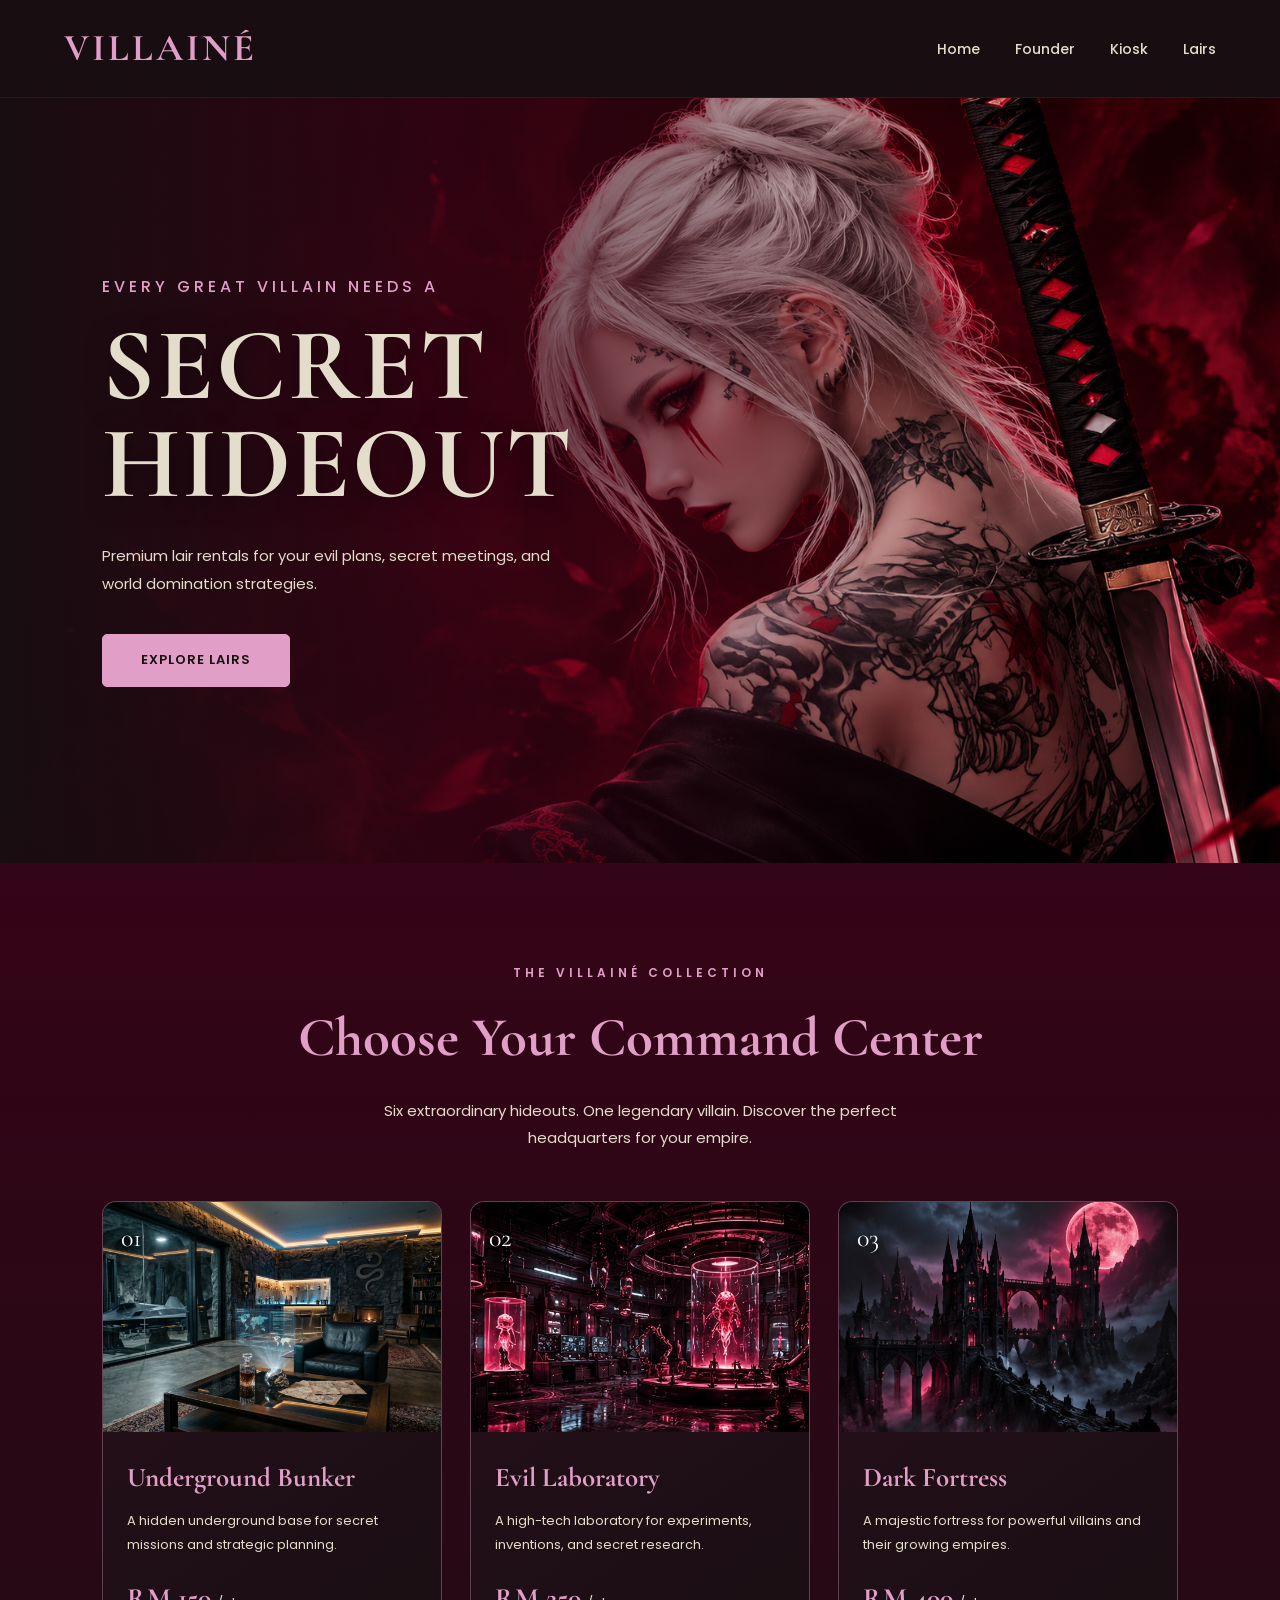
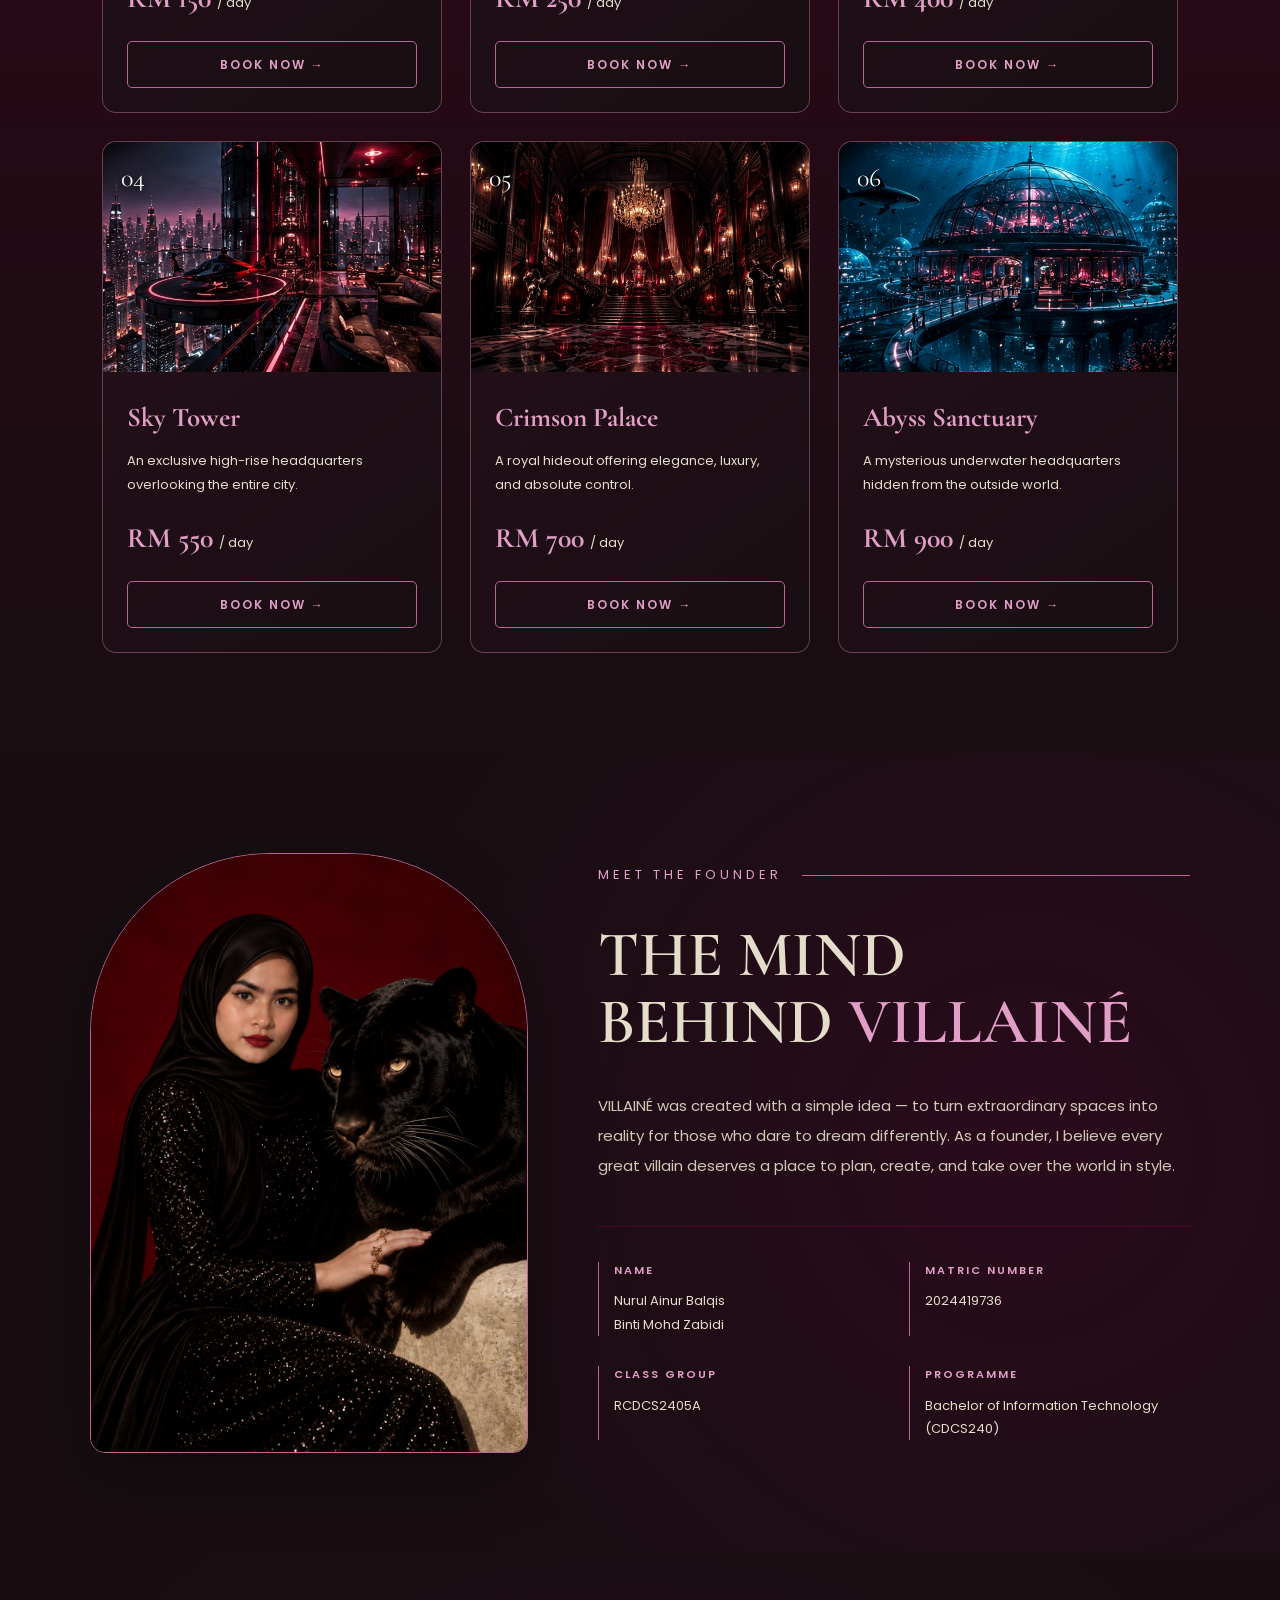
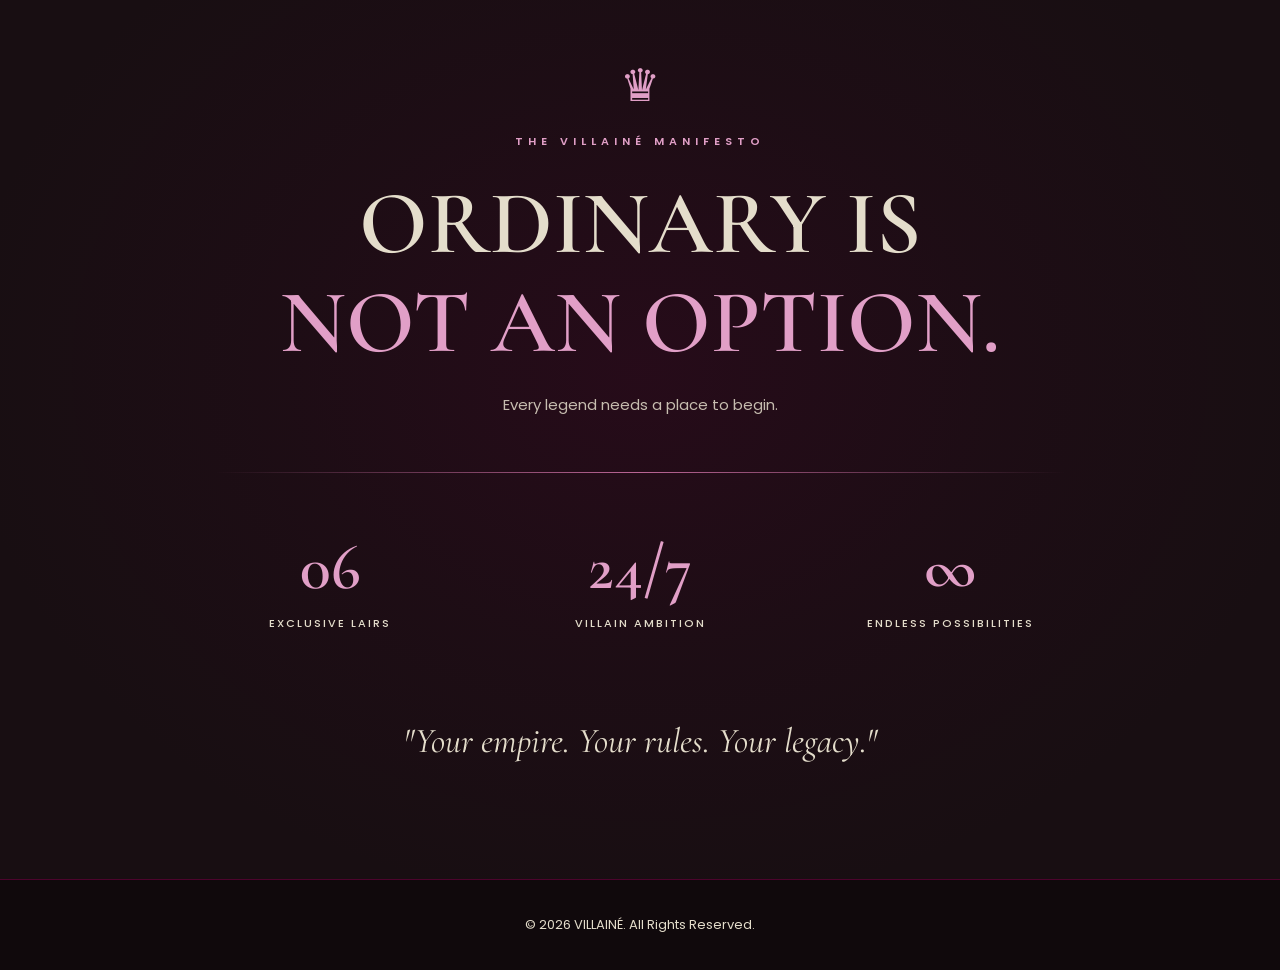
<file: index.html>
<!DOCTYPE html>
<html lang="en">

<head>
    <meta charset="UTF-8">
    <meta name="viewport" content="width=device-width, initial-scale=1.0">

    <meta name="description"
          content="VILLAINÉ offers exclusive supervillain lair rentals, from underground bunkers to luxurious secret headquarters.">

    <title>VILLAINÉ | Supervillain Lair Rentals</title>

    <!-- External CSS -->
    <link rel="stylesheet" href="css/style.css">
</head>

<body>

    <!-- HEADER AND NAVIGATION -->
    <header class="site-header">
        <nav class="navbar" aria-label="Main navigation">

            <a href="index.html" class="site-logo">VILLAINÉ</a>

            <ul class="nav-links">
                <li><a href="index.html">Home</a></li>
                <li><a href="#founder">Founder</a></li>
                <li><a href="kiosk.html">Kiosk</a></li>
                <li><a href="#lairs">Lairs</a></li>
            </ul>

        </nav>
    </header>

    <main>

        <!-- HERO SECTION -->
        <section id="home" class="hero-section">

            <div class="hero-content">

                <h2>Every Great Villain Needs a</h2>

                <h1>SECRET HIDEOUT</h1>

                <p>
                    Premium lair rentals for your evil plans,
                    secret meetings, and world domination strategies.
                </p>

                <a href="#lairs" class="hero-button">
                    EXPLORE LAIRS
                </a>

            </div>

        </section>

        <!-- FEATURED LAIRS -->
        <section id="lairs">

            <p class="section-label">
                THE VILLAINÉ COLLECTION
            </p>

            <h2>Choose Your Command Center</h2>

            <p class="section-description">
                Six extraordinary hideouts. One legendary villain.
                Discover the perfect headquarters for your empire.
            </p>

            <div class="lair-grid">

                <!-- LAIR 1 -->
                <article class="lair-card">

                    <div class="lair-image">
                        <img src="images/underground-bunker.png"
                             alt="Underground Bunker">
                        <span class="lair-number">01</span>
                    </div>

                    <div class="lair-info">

                        <h3>Underground Bunker</h3>

                        <p>
                            A hidden underground base for secret
                            missions and strategic planning.
                        </p>

                        <div class="lair-price">
                            <strong>RM 150</strong>
                            <span>/ day</span>
                        </div>

                        <a href="kiosk.html?lair=bunker"
                           class="lair-button">
                            BOOK NOW &rarr;
                        </a>

                    </div>
                </article>

                <!-- LAIR 2 -->
                <article class="lair-card">

                    <div class="lair-image">
                        <img src="images/evil-laboratory.png"
                             alt="Evil Laboratory">
                        <span class="lair-number">02</span>
                    </div>

                    <div class="lair-info">

                        <h3>Evil Laboratory</h3>

                        <p>
                            A high-tech laboratory for experiments,
                            inventions, and secret research.
                        </p>

                        <div class="lair-price">
                            <strong>RM 250</strong>
                            <span>/ day</span>
                        </div>

                        <a href="kiosk.html?lair=laboratory"
                           class="lair-button">
                            BOOK NOW &rarr;
                        </a>

                    </div>
                </article>

                <!-- LAIR 3 -->
                <article class="lair-card">

                    <div class="lair-image">
                        <img src="images/dark-fortress.png"
                             alt="Dark Fortress">
                        <span class="lair-number">03</span>
                    </div>

                    <div class="lair-info">

                        <h3>Dark Fortress</h3>

                        <p>
                            A majestic fortress for powerful villains
                            and their growing empires.
                        </p>

                        <div class="lair-price">
                            <strong>RM 400</strong>
                            <span>/ day</span>
                        </div>

                        <a href="kiosk.html?lair=fortress"
                           class="lair-button">
                            BOOK NOW &rarr;
                        </a>

                    </div>
                </article>

                <!-- LAIR 4 -->
                <article class="lair-card">

                    <div class="lair-image">
                        <img src="images/sky-tower.png"
                             alt="Sky Tower">
                        <span class="lair-number">04</span>
                    </div>

                    <div class="lair-info">

                        <h3>Sky Tower</h3>

                        <p>
                            An exclusive high-rise headquarters
                            overlooking the entire city.
                        </p>

                        <div class="lair-price">
                            <strong>RM 550</strong>
                            <span>/ day</span>
                        </div>

                        <a href="kiosk.html?lair=tower"
                           class="lair-button">
                            BOOK NOW &rarr;
                        </a>

                    </div>
                </article>

                <!-- LAIR 5 -->
                <article class="lair-card">

                    <div class="lair-image">
                        <img src="images/crimson-palace.png"
                             alt="Crimson Palace">
                        <span class="lair-number">05</span>
                    </div>

                    <div class="lair-info">

                        <h3>Crimson Palace</h3>

                        <p>
                            A royal hideout offering elegance,
                            luxury, and absolute control.
                        </p>

                        <div class="lair-price">
                            <strong>RM 700</strong>
                            <span>/ day</span>
                        </div>

                        <a href="kiosk.html?lair=palace"
                           class="lair-button">
                            BOOK NOW &rarr;
                        </a>

                    </div>
                </article>

                <!-- LAIR 6 -->
                <article class="lair-card">

                    <div class="lair-image">
                        <img src="images/abyss-sanctuary.png"
                             alt="Abyss Sanctuary">
                        <span class="lair-number">06</span>
                    </div>

                    <div class="lair-info">

                        <h3>Abyss Sanctuary</h3>

                        <p>
                            A mysterious underwater headquarters
                            hidden from the outside world.
                        </p>

                        <div class="lair-price">
                            <strong>RM 900</strong>
                            <span>/ day</span>
                        </div>

                        <a href="kiosk.html?lair=abyss"
                           class="lair-button">
                            BOOK NOW &rarr;
                        </a>

                    </div>
                </article>

            </div>
        </section>

        <!-- FOUNDER SECTION -->
        <section id="founder">

            <div class="founder-container">

                <div class="founder-photo">

                    <img src="images/founder.png"
                         alt="Portrait of the founder of VILLAINÉ">

                </div>

                <div class="founder-content">

                    <div class="founder-heading">

                        <span class="founder-label">
                            MEET THE FOUNDER
                        </span>

                        <span class="founder-line"></span>

                    </div>

                    <h2>
                        THE MIND<br>
                        BEHIND <span>VILLAINÉ</span>
                    </h2>

                    <p class="founder-description">
                        VILLAINÉ was created with a simple idea —
                        to turn extraordinary spaces into reality
                        for those who dare to dream differently.
                        As a founder, I believe every great villain
                        deserves a place to plan, create, and
                        take over the world in style.
                    </p>

                    <div class="founder-details">

                        <div class="founder-detail">
                            <h3>NAME</h3>
                            <p>
                                Nurul Ainur Balqis<br>
                                Binti Mohd Zabidi
                            </p>
                        </div>

                        <div class="founder-detail">
                            <h3>MATRIC NUMBER</h3>
                            <p>2024419736</p>
                        </div>

                        <div class="founder-detail">
                            <h3>CLASS GROUP</h3>
                            <p>RCDCS2405A</p>
                        </div>

                        <div class="founder-detail">
                            <h3>PROGRAMME</h3>
                            <p>
                                Bachelor of Information Technology
                                (CDCS240)
                            </p>
                        </div>

                    </div>

                </div>

            </div>
        </section>

        <!-- VILLAINÉ MANIFESTO -->
        <section id="manifesto">

            <div class="manifesto-container">

                <div class="manifesto-crown"
                     aria-hidden="true">
                    &#9819;
                </div>

                <p class="manifesto-label">
                    THE VILLAINÉ MANIFESTO
                </p>

                <h2 class="manifesto-title">
                    ORDINARY IS
                    <span>NOT AN OPTION.</span>
                </h2>

                <p class="manifesto-subtitle">
                    Every legend needs a place to begin.
                </p>

                <div class="manifesto-divider"></div>

                <div class="manifesto-stats">

                    <div class="manifesto-stat">
                        <h3>06</h3>
                        <p>EXCLUSIVE LAIRS</p>
                    </div>

                    <div class="manifesto-stat">
                        <h3>24/7</h3>
                        <p>VILLAIN AMBITION</p>
                    </div>

                    <div class="manifesto-stat">
                        <h3>&infin;</h3>
                        <p>ENDLESS POSSIBILITIES</p>
                    </div>

                </div>

                <p class="manifesto-quote">
                    "Your empire. Your rules. Your legacy."
                </p>

            </div>

        </section>

    </main>

    <!-- FOOTER -->
    <footer class="site-footer">
        <p>
            &copy; 2026 VILLAINÉ. All Rights Reserved.
        </p>
    </footer>

</body>
</html>
</file>
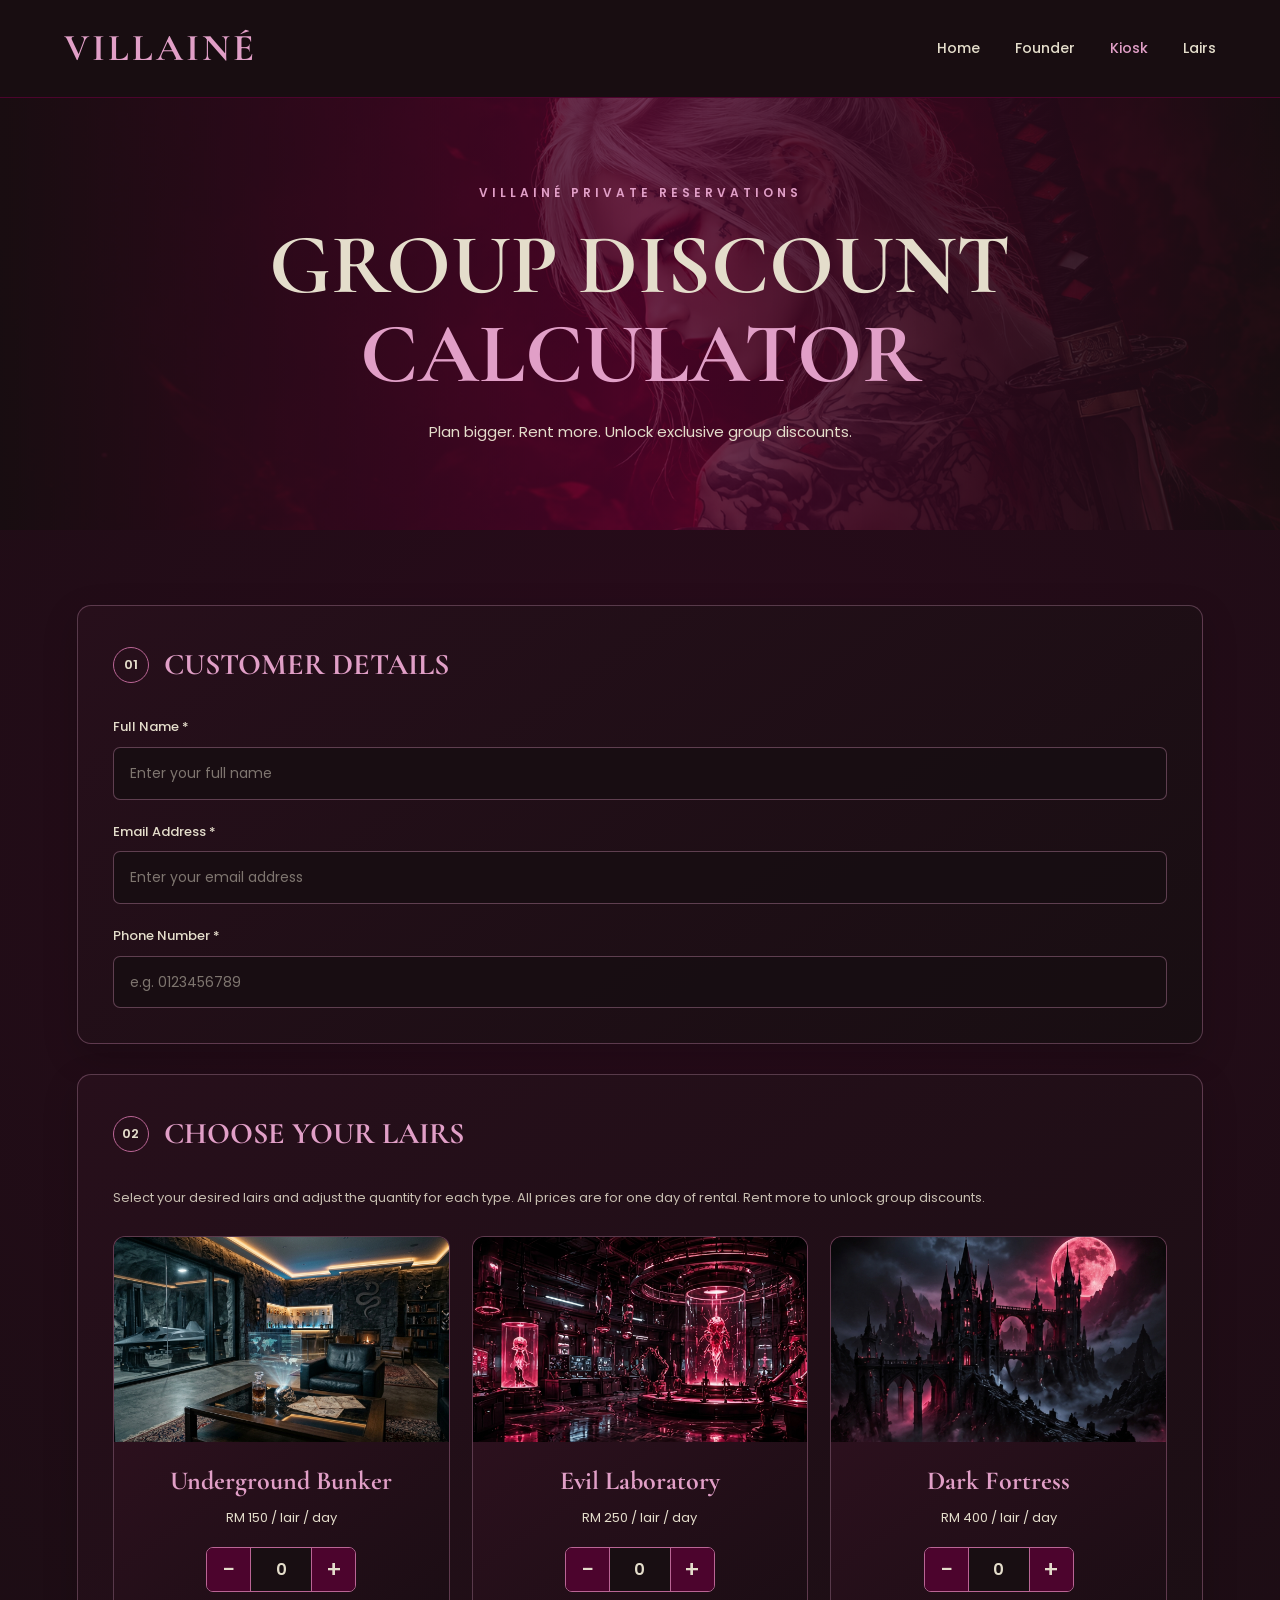
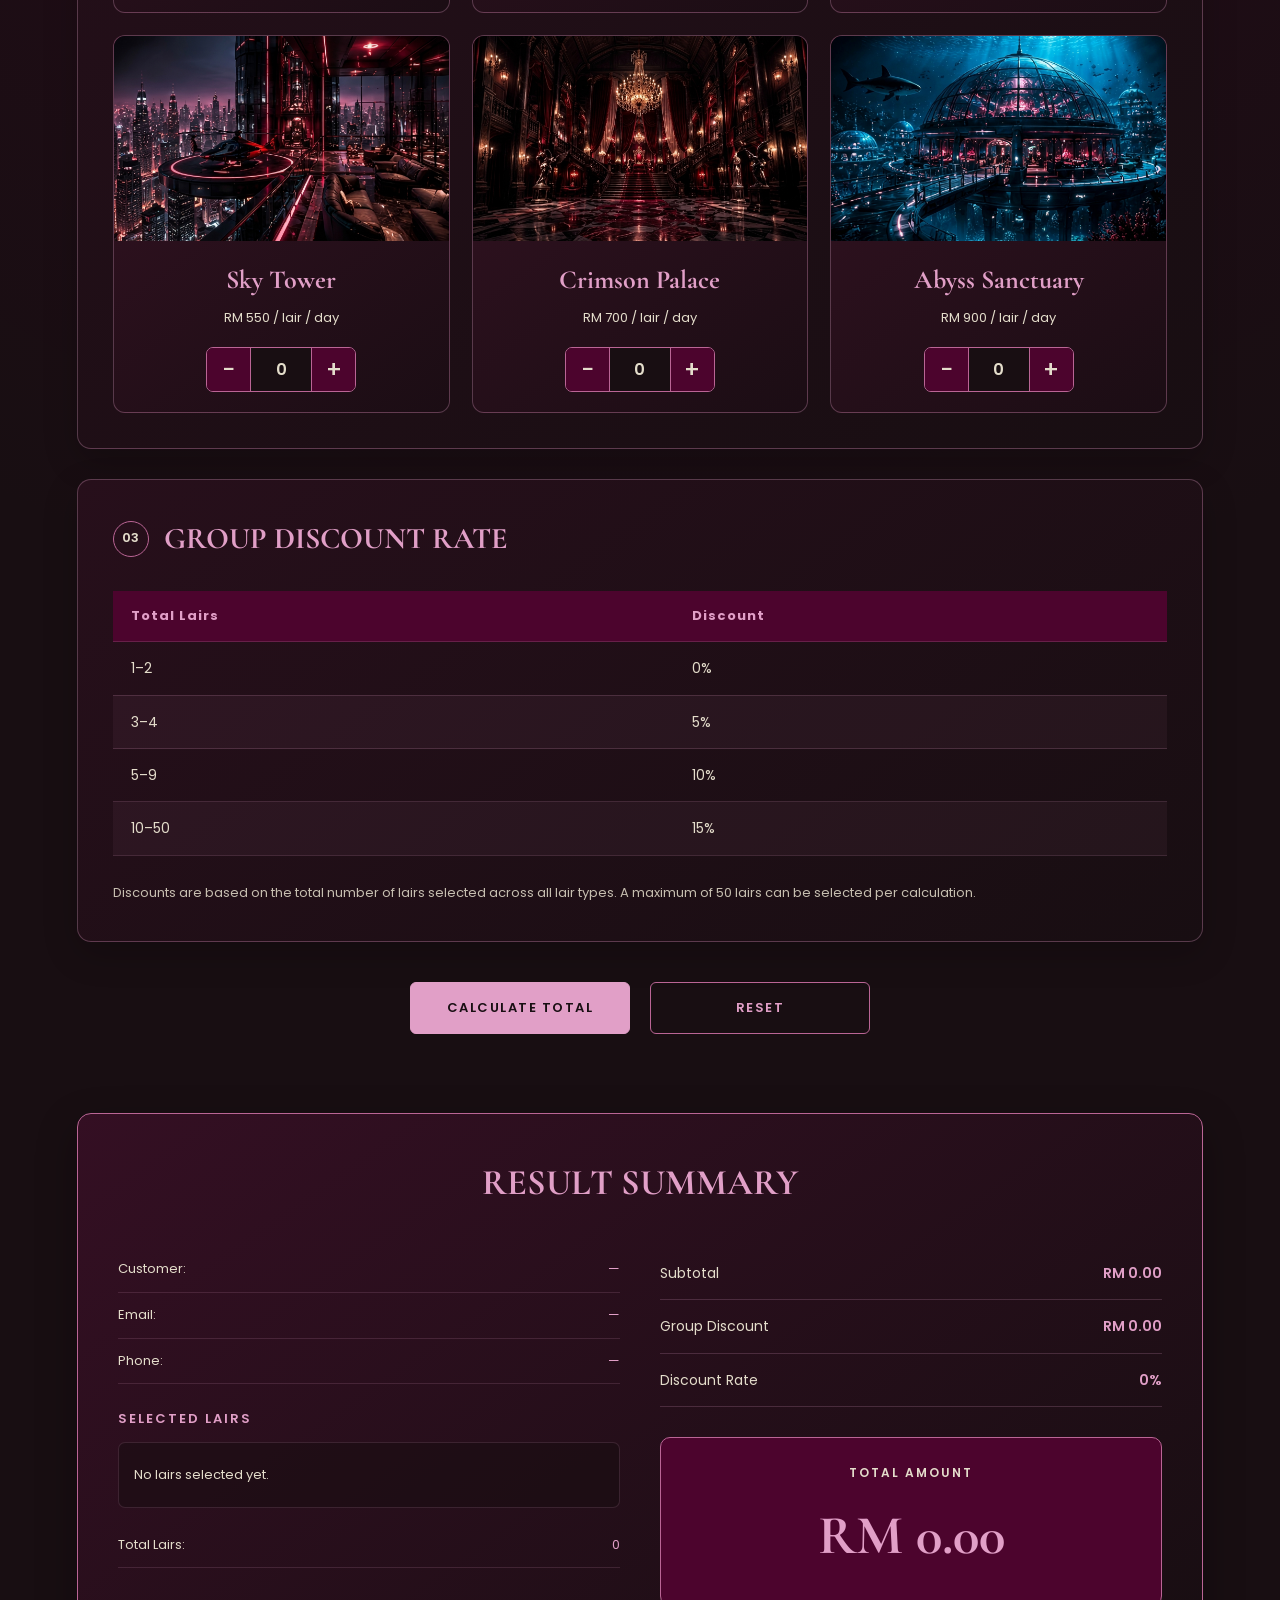
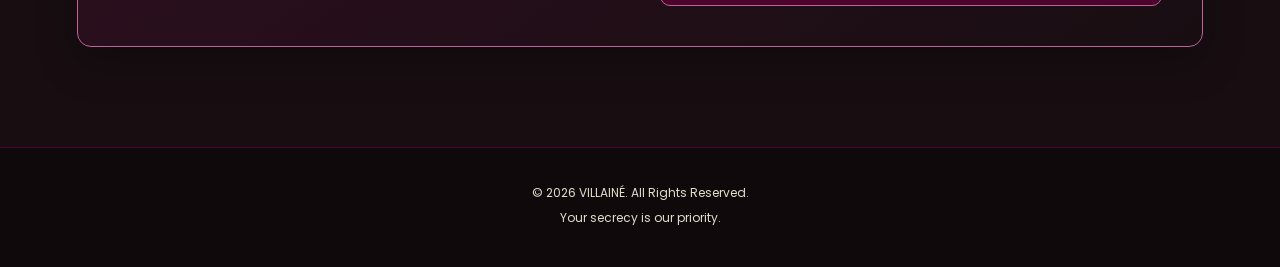
<file: kiosk.html>
<!DOCTYPE html>
<html lang="en">

<head>
    <meta charset="UTF-8">
    <meta name="viewport" content="width=device-width, initial-scale=1.0">

    <meta name="description"
          content="Calculate your VILLAINÉ lair rental costs and unlock group discounts.">

    <title>VILLAINÉ | Group Discount Calculator</title>

    <!-- GOOGLE FONTS -->
    <link rel="preconnect" href="https://fonts.googleapis.com">
    <link rel="preconnect" href="https://fonts.gstatic.com" crossorigin>

    <link
        href="https://fonts.googleapis.com/css2?family=Cormorant+Garamond:wght@400;500;600;700&family=Poppins:wght@400;500;600;700&display=swap"
        rel="stylesheet">

    <!-- EXTERNAL CSS -->
    <link rel="stylesheet" href="css/kiosk.css">

    <!-- EXTERNAL JAVASCRIPT -->
    <script src="js/kiosk.js" defer></script>
</head>

<body>

    <!-- HEADER AND NAVIGATION -->
    <header class="site-header">

        <nav class="navbar" aria-label="Main navigation">

            <a href="index.html" class="logo">
                VILLAINÉ
            </a>

            <div class="nav-links">
                <a href="index.html">Home</a>
                <a href="index.html#founder">Founder</a>
                <a href="kiosk.html" class="active"
                   aria-current="page">Kiosk</a>
                <a href="index.html#lairs">Lairs</a>
            </div>

        </nav>

    </header>

    <main>

        <!-- BOOKING HERO -->
        <section class="booking-hero">

            <div class="hero-content">

                <p class="eyebrow">
                    VILLAINÉ PRIVATE RESERVATIONS
                </p>

                <h1>
                    GROUP DISCOUNT
                    <span>CALCULATOR</span>
                </h1>

                <p class="hero-description">
                    Plan bigger. Rent more.
                    Unlock exclusive group discounts.
                </p>

            </div>

        </section>

        <!-- BOOKING CALCULATOR -->
        <section class="booking-section">

            <div class="booking-container">

                <form id="bookingForm" novalidate>

                    <div class="booking-grid">

                        <!-- CUSTOMER DETAILS -->
                        <section class="booking-panel"
                                 id="customerSection">

                            <h2>
                                <span class="section-number">01</span>
                                CUSTOMER DETAILS
                            </h2>

                            <!-- FULL NAME -->
                            <div class="form-group">

                                <label for="customerName">
                                    Full Name *
                                </label>

                                <input
                                    type="text"
                                    id="customerName"
                                    name="customerName"
                                    placeholder="Enter your full name"
                                    autocomplete="name"
                                    required>

                            </div>

                            <!-- EMAIL ADDRESS -->
                            <div class="form-group">

                                <label for="customerEmail">
                                    Email Address *
                                </label>

                                <input
                                    type="email"
                                    id="customerEmail"
                                    name="customerEmail"
                                    placeholder="Enter your email address"
                                    autocomplete="email"
                                    required>

                            </div>

                            <!-- PHONE NUMBER -->
                            <div class="form-group">

                                <label for="customerNumPhone">
                                    Phone Number *
                                </label>

                                <input
                                    type="tel"
                                    id="customerNumPhone"
                                    name="customerNumPhone"
                                    placeholder="e.g. 0123456789"
                                    inputmode="numeric"
                                    pattern="01[0-9]{8,9}"
                                    maxlength="11"
                                    autocomplete="tel"
                                    required>

                            </div>

                        </section>

                        <!-- LAIR SELECTION -->
                        <section class="booking-panel lair-booking-panel"
                                 id="lairSection">

                            <h2>
                                <span class="section-number">02</span>
                                CHOOSE YOUR LAIRS
                            </h2>

                            <p class="lair-instruction">
                                Select your desired lairs and adjust
                                the quantity for each type.
                                All prices are for one day of rental.
                                Rent more to unlock group discounts.
                            </p>

                            <div class="lair-selection">

                                <!-- LAIR 1: UNDERGROUND BUNKER -->
                                <div class="lair-option"
                                     data-lair="bunker">

                                    <img
                                        src="images/underground-bunker.png"
                                        alt="Underground Bunker">

                                    <h3>Underground Bunker</h3>

                                    <p>RM 150 / lair / day</p>

                                    <div class="lair-quantity">

                                        <button
                                            type="button"
                                            class="qty-minus"
                                            aria-label="Decrease Underground Bunker quantity">
                                            −
                                        </button>

                                        <input
                                            type="number"
                                            class="lair-qty"
                                            data-price="150"
                                            data-name="Underground Bunker"
                                            value="0"
                                            min="0"
                                            max="50"
                                            step="1"
                                            aria-label="Underground Bunker quantity">

                                        <button
                                            type="button"
                                            class="qty-plus"
                                            aria-label="Increase Underground Bunker quantity">
                                            +
                                        </button>

                                    </div>

                                </div>

                                <!-- LAIR 2: EVIL LABORATORY -->
                                <div class="lair-option"
                                     data-lair="laboratory">

                                    <img
                                        src="images/evil-laboratory.png"
                                        alt="Evil Laboratory">

                                    <h3>Evil Laboratory</h3>

                                    <p>RM 250 / lair / day</p>

                                    <div class="lair-quantity">

                                        <button
                                            type="button"
                                            class="qty-minus"
                                            aria-label="Decrease Evil Laboratory quantity">
                                            −
                                        </button>

                                        <input
                                            type="number"
                                            class="lair-qty"
                                            data-price="250"
                                            data-name="Evil Laboratory"
                                            value="0"
                                            min="0"
                                            max="50"
                                            step="1"
                                            aria-label="Evil Laboratory quantity">

                                        <button
                                            type="button"
                                            class="qty-plus"
                                            aria-label="Increase Evil Laboratory quantity">
                                            +
                                        </button>

                                    </div>

                                </div>

                                <!-- LAIR 3: DARK FORTRESS -->
                                <div class="lair-option"
                                     data-lair="fortress">

                                    <img
                                        src="images/dark-fortress.png"
                                        alt="Dark Fortress">

                                    <h3>Dark Fortress</h3>

                                    <p>RM 400 / lair / day</p>

                                    <div class="lair-quantity">

                                        <button
                                            type="button"
                                            class="qty-minus"
                                            aria-label="Decrease Dark Fortress quantity">
                                            −
                                        </button>

                                        <input
                                            type="number"
                                            class="lair-qty"
                                            data-price="400"
                                            data-name="Dark Fortress"
                                            value="0"
                                            min="0"
                                            max="50"
                                            step="1"
                                            aria-label="Dark Fortress quantity">

                                        <button
                                            type="button"
                                            class="qty-plus"
                                            aria-label="Increase Dark Fortress quantity">
                                            +
                                        </button>

                                    </div>

                                </div>

                                <!-- LAIR 4: SKY TOWER -->
                                <div class="lair-option"
                                     data-lair="tower">

                                    <img
                                        src="images/sky-tower.png"
                                        alt="Sky Tower">

                                    <h3>Sky Tower</h3>

                                    <p>RM 550 / lair / day</p>

                                    <div class="lair-quantity">

                                        <button
                                            type="button"
                                            class="qty-minus"
                                            aria-label="Decrease Sky Tower quantity">
                                            −
                                        </button>

                                        <input
                                            type="number"
                                            class="lair-qty"
                                            data-price="550"
                                            data-name="Sky Tower"
                                            value="0"
                                            min="0"
                                            max="50"
                                            step="1"
                                            aria-label="Sky Tower quantity">

                                        <button
                                            type="button"
                                            class="qty-plus"
                                            aria-label="Increase Sky Tower quantity">
                                            +
                                        </button>

                                    </div>

                                </div>

                                <!-- LAIR 5: CRIMSON PALACE -->
                                <div class="lair-option"
                                     data-lair="palace">

                                    <img
                                        src="images/crimson-palace.png"
                                        alt="Crimson Palace">

                                    <h3>Crimson Palace</h3>

                                    <p>RM 700 / lair / day</p>

                                    <div class="lair-quantity">

                                        <button
                                            type="button"
                                            class="qty-minus"
                                            aria-label="Decrease Crimson Palace quantity">
                                            −
                                        </button>

                                        <input
                                            type="number"
                                            class="lair-qty"
                                            data-price="700"
                                            data-name="Crimson Palace"
                                            value="0"
                                            min="0"
                                            max="50"
                                            step="1"
                                            aria-label="Crimson Palace quantity">

                                        <button
                                            type="button"
                                            class="qty-plus"
                                            aria-label="Increase Crimson Palace quantity">
                                            +
                                        </button>

                                    </div>

                                </div>

                                <!-- LAIR 6: ABYSS SANCTUARY -->
                                <div class="lair-option"
                                     data-lair="abyss">

                                    <img
                                        src="images/abyss-sanctuary.png"
                                        alt="Abyss Sanctuary">

                                    <h3>Abyss Sanctuary</h3>

                                    <p>RM 900 / lair / day</p>

                                    <div class="lair-quantity">

                                        <button
                                            type="button"
                                            class="qty-minus"
                                            aria-label="Decrease Abyss Sanctuary quantity">
                                            −
                                        </button>

                                        <input
                                            type="number"
                                            class="lair-qty"
                                            data-price="900"
                                            data-name="Abyss Sanctuary"
                                            value="0"
                                            min="0"
                                            max="50"
                                            step="1"
                                            aria-label="Abyss Sanctuary quantity">

                                        <button
                                            type="button"
                                            class="qty-plus"
                                            aria-label="Increase Abyss Sanctuary quantity">
                                            +
                                        </button>

                                    </div>

                                </div>

                            </div>

                        </section>

                        <!-- GROUP DISCOUNT RULES -->
                        <section class="booking-panel discount-panel"
                                 id="discountSection">

                            <h2>
                                <span class="section-number">03</span>
                                GROUP DISCOUNT RATE
                            </h2>

                            <table class="discount-table">

                                <thead>
                                    <tr>
                                        <th scope="col">Total Lairs</th>
                                        <th scope="col">Discount</th>
                                    </tr>
                                </thead>

                                <tbody>
                                    <tr>
                                        <td>1–2</td>
                                        <td>0%</td>
                                    </tr>

                                    <tr>
                                        <td>3–4</td>
                                        <td>5%</td>
                                    </tr>

                                    <tr>
                                        <td>5–9</td>
                                        <td>10%</td>
                                    </tr>

                                    <tr>
                                        <td>10–50</td>
                                        <td>15%</td>
                                    </tr>
                                </tbody>

                            </table>

                            <p class="lair-instruction">
                                Discounts are based on the total
                                number of lairs selected across all
                                lair types. A maximum of 50 lairs
                                can be selected per calculation.
                            </p>

                        </section>

                    </div>

                    <!-- FORM BUTTONS -->
                    <div class="form-actions">

                        <button
                            type="submit"
                            class="calculate-btn">
                            CALCULATE TOTAL
                        </button>

                        <button
                            type="reset"
                            class="reset-btn">
                            RESET
                        </button>

                    </div>

                    <!-- VALIDATION MESSAGE -->
                    <p
                        id="formMessage"
                        class="form-message"
                        role="alert">
                    </p>

                </form>

                <!-- RESULT SUMMARY -->
                <section class="result-section"
                         id="resultSection"
                         aria-live="polite">

                    <h2>RESULT SUMMARY</h2>

                    <div class="result-grid">

                        <!-- CUSTOMER AND LAIR DETAILS -->
                        <div class="result-info">

                            <p>
                                Customer:
                                <span id="resultName">—</span>
                            </p>

                            <p>
                                Email:
                                <span id="resultEmail">—</span>
                            </p>

                            <p>
                                Phone:
                                <span id="resultPhone">—</span>
                            </p>

                            <h3 class="result-subheading">
                                SELECTED LAIRS
                            </h3>

                            <div id="selectedLairsResult">
                                <p>No lairs selected yet.</p>
                            </div>

                            <p>
                                Total Lairs:
                                <span id="resultQuantity">0</span>
                            </p>

                        </div>

                        <!-- CALCULATION SUMMARY -->
                        <div class="result-total">

                            <p>
                                Subtotal
                                <span id="resultSubtotal">
                                    RM 0.00
                                </span>
                            </p>

                            <p>
                                Group Discount
                                <span id="resultDiscount">
                                    RM 0.00
                                </span>
                            </p>

                            <p>
                                Discount Rate
                                <span id="resultRate">
                                    0%
                                </span>
                            </p>

                            <div class="total-payable">

                                <small>TOTAL AMOUNT</small>

                                <h3 id="resultFinal">
                                    RM 0.00
                                </h3>

                            </div>

                        </div>

                    </div>

                </section>

            </div>

        </section>

    </main>

    <!-- FOOTER -->
    <footer class="site-footer">

        <p>
            &copy; 2026 VILLAINÉ. All Rights Reserved.
        </p>

        <p>Your secrecy is our priority.</p>

    </footer>

</body>
</html>
</file>
<file: css/style.css>
/* ==========================================
   VILLAINÉ - SUPERVILLAIN LAIR RENTALS
   ICT600 INDIVIDUAL ASSIGNMENT
   Theme: Dark Luxury x Gothic Pink
========================================== */

/* GOOGLE FONTS */
@import url('https://fonts.googleapis.com/css2?family=Cormorant+Garamond:wght@400;500;600;700&family=Poppins:wght@400;500;600;700&display=swap');

/* COLOUR PALETTE */
:root {
    --dust-veil: #E4DDCB;
    --blush-sin: #E19FC7;
    --forbidden-rose: #BA6595;
    --enchanted-wine: #4C042D;
    --crimson-curse: #340417;
    --nocturnal-ink: #180E12;
}

/* ==========================================
   GENERAL STYLING
========================================== */

* {
    margin: 0;
    padding: 0;
    box-sizing: border-box;
}

html {
    scroll-behavior: smooth;
}

body {
    font-family: 'Poppins', sans-serif;
    background-color: var(--nocturnal-ink);
    color: var(--dust-veil);
    line-height: 1.6;
}

a {
    text-decoration: none;
}

img {
    display: block;
    max-width: 100%;
}

button,
input {
    font: inherit;
}

/* ==========================================
   HEADER & NAVIGATION
========================================== */

.site-header {
    width: 100%;
    background: rgba(24, 14, 18, 0.96);
    border-bottom: 1px solid var(--enchanted-wine);
    position: sticky;
    top: 0;
    z-index: 1000;
}

.navbar {
    max-width: 1300px;
    margin: 0 auto;
    padding: 18px 5%;

    display: flex;
    align-items: center;
    justify-content: space-between;
    gap: 25px;
}

.site-logo {
    font-family: 'Cormorant Garamond', serif;
    font-size: 38px;
    font-weight: 700;
    letter-spacing: 3px;
    color: var(--blush-sin);
    white-space: nowrap;
}

.nav-links {
    display: flex;
    align-items: center;
    gap: 35px;
    list-style: none;
}

.nav-links a {
    color: var(--dust-veil);
    font-size: 14px;
    font-weight: 500;
    transition: color 0.3s ease;
}

.nav-links a:hover,
.nav-links a:focus-visible {
    color: var(--blush-sin);
    text-shadow: 0 0 12px rgba(225, 159, 199, 0.5);
}

a:focus-visible {
    outline: 2px solid var(--blush-sin);
    outline-offset: 4px;
}

/* ==========================================
   HERO SECTION
========================================== */

#home {
    width: 100%;
    min-height: 85vh;
    padding: 100px 8%;

    display: flex;
    flex-direction: column;
    justify-content: center;
    align-items: flex-start;

    background-image:
        linear-gradient(
            90deg,
            rgba(24, 14, 18, 0.94) 0%,
            rgba(52, 4, 23, 0.70) 35%,
            rgba(24, 14, 18, 0.05) 75%
        ),
        url('../images/villain-hero.png');

    background-size: cover;
    background-position: center center;
    background-repeat: no-repeat;
}

.hero-content {
    max-width: 700px;
}

#home h2 {
    font-family: 'Poppins', sans-serif;
    font-size: 16px;
    font-weight: 500;
    text-transform: uppercase;
    letter-spacing: 4px;
    color: var(--blush-sin);
    margin-bottom: 18px;
}

#home h1 {
    font-family: 'Cormorant Garamond', serif;
    font-size: clamp(58px, 8vw, 115px);
    font-weight: 700;
    line-height: 0.95;
    letter-spacing: 2px;
    color: var(--dust-veil);
    max-width: 650px;
    margin-bottom: 30px;
    text-shadow: 0 5px 25px rgba(0, 0, 0, 0.5);
}

#home p {
    font-size: 15px;
    line-height: 1.9;
    color: var(--dust-veil);
    max-width: 470px;
    margin-bottom: 35px;
}

.hero-button {
    display: inline-block;
    padding: 15px 38px;
    background: var(--blush-sin);
    color: var(--nocturnal-ink);
    font-size: 13px;
    font-weight: 600;
    letter-spacing: 1px;
    text-transform: uppercase;
    border: 1px solid var(--blush-sin);
    border-radius: 5px;
    transition: all 0.3s ease;
}

.hero-button:hover {
    background: var(--forbidden-rose);
    color: white;
    transform: translateY(-5px);
    box-shadow:
        0 0 15px rgba(225, 159, 199, 0.5),
        0 0 30px rgba(186, 101, 149, 0.3);
}

/* ==========================================
   FEATURED LAIRS SECTION
========================================== */

#lairs {
    padding: 100px 8%;
    background: linear-gradient(
        180deg,
        var(--crimson-curse),
        var(--nocturnal-ink)
    );
    text-align: center;
    scroll-margin-top: 90px;
}

.section-label {
    color: var(--blush-sin);
    font-size: 12px;
    font-weight: 600;
    letter-spacing: 4px;
    margin-bottom: 12px;
}

#lairs h2 {
    font-family: 'Cormorant Garamond', serif;
    font-size: clamp(36px, 5vw, 55px);
    color: var(--blush-sin);
    margin-bottom: 15px;
}

#lairs .section-description {
    max-width: 600px;
    margin: 0 auto 50px;
    line-height: 1.8;
    font-size: 15px;
    color: var(--dust-veil);
}

/* THREE-COLUMN LAIR GRID */

.lair-grid {
    max-width: 1300px;
    margin: 0 auto;
    display: grid;
    grid-template-columns: repeat(3, minmax(0, 1fr));
    gap: 28px;
}

/* LAIR CARD */

.lair-card {
    background: linear-gradient(
        145deg,
        #270F1B,
        #180E12
    );

    border: 1px solid rgba(225, 159, 199, 0.35);
    border-radius: 14px;
    overflow: hidden;
    text-align: left;
    position: relative;

    display: flex;
    flex-direction: column;

    transition:
        transform 0.4s ease,
        border-color 0.4s ease,
        box-shadow 0.4s ease;
}

.lair-card:hover {
    transform: translateY(-12px)
               perspective(1000px)
               rotateX(2deg);

    border-color: var(--blush-sin);

    box-shadow:
        0 15px 40px rgba(0, 0, 0, 0.5),
        0 0 25px rgba(225, 159, 199, 0.25);
}

/* LAIR IMAGE */

.lair-image {
    height: 230px;
    overflow: hidden;
    position: relative;
}

.lair-image img {
    width: 100%;
    height: 100%;
    object-fit: cover;
    transition: transform 0.6s ease;
}

.lair-card:hover .lair-image img {
    transform: scale(1.1);
}

.lair-number {
    position: absolute;
    top: 15px;
    left: 18px;
    font-family: 'Cormorant Garamond', serif;
    font-size: 26px;
    color: white;
    text-shadow: 0 2px 10px black;
}

/* LAIR INFORMATION */

.lair-info {
    padding: 24px;
    display: flex;
    flex-direction: column;
    flex: 1;
}

.lair-info h3 {
    font-family: 'Cormorant Garamond', serif;
    font-size: 27px;
    color: var(--blush-sin);
    margin-bottom: 10px;
}

#lairs .lair-info p {
    font-size: 13px;
    line-height: 1.8;
    color: var(--dust-veil);
    flex: 1;
}

.lair-price {
    margin: 20px 0;
    display: flex;
    align-items: baseline;
    gap: 6px;
}

.lair-price strong {
    font-family: 'Cormorant Garamond', serif;
    font-size: 28px;
    color: var(--blush-sin);
}

.lair-price span {
    font-size: 13px;
    color: var(--dust-veil);
}

/* BOOK NOW BUTTON */

.lair-button {
    display: block;
    padding: 13px 20px;
    border: 1px solid var(--forbidden-rose);
    border-radius: 5px;
    color: var(--blush-sin);
    text-align: center;
    font-size: 12px;
    font-weight: 600;
    letter-spacing: 2px;
    transition: all 0.3s ease;
}

.lair-button:hover {
    background: var(--blush-sin);
    color: var(--nocturnal-ink);
    box-shadow: 0 0 20px rgba(225, 159, 199, 0.4);
}

/* ==========================================
   MEET THE FOUNDER SECTION
========================================== */

#founder {
    padding: 100px 7%;

    background:
        radial-gradient(
            circle at 80% 50%,
            rgba(76, 4, 45, 0.35),
            transparent 60%
        ),
        var(--nocturnal-ink);

    text-align: left;
    overflow: hidden;
    scroll-margin-top: 90px;
}

.founder-container {
    max-width: 1350px;
    margin: 0 auto;

    display: grid;
    grid-template-columns: 0.85fr 1.15fr;
    align-items: center;
    gap: 70px;
}

/* FOUNDER PORTRAIT */

.founder-photo {
    position: relative;
    height: 600px;

    border: 1px solid var(--forbidden-rose);
    border-radius: 180px 180px 15px 15px;
    overflow: hidden;

    box-shadow: 0 20px 60px rgba(0, 0, 0, 0.35);

    transition:
        box-shadow 0.4s ease,
        transform 0.4s ease;
}

.founder-photo img {
    width: 100%;
    height: 100%;
    object-fit: cover;
    object-position: center;
    transition: transform 0.6s ease;
}

.founder-photo:hover {
    transform: translateY(-6px);

    box-shadow:
        0 20px 60px rgba(0, 0, 0, 0.5),
        0 0 30px rgba(225, 159, 199, 0.25);
}

.founder-photo:hover img {
    transform: scale(1.05);
}

/* FOUNDER CONTENT */

.founder-content {
    min-width: 0;
}

.founder-heading {
    display: flex;
    align-items: center;
    gap: 20px;
    margin-bottom: 35px;
}

.founder-label {
    color: var(--blush-sin);
    font-size: 13px;
    letter-spacing: 4px;
    white-space: nowrap;
}

.founder-line {
    height: 1px;
    flex: 1;
    background: var(--forbidden-rose);
}

#founder .founder-content h2 {
    font-family: 'Cormorant Garamond', serif;
    font-size: clamp(48px, 5vw, 85px);
    font-weight: 600;
    line-height: 1.05;
    color: var(--dust-veil);
    margin-bottom: 35px;
}

#founder .founder-content h2 span {
    color: var(--blush-sin);
}

#founder .founder-description {
    font-size: 15px;
    line-height: 2;
    max-width: 650px;
    color: var(--dust-veil);
    opacity: 0.9;
}

/* FOUNDER DETAILS */

.founder-details {
    display: grid;
    grid-template-columns: repeat(2, minmax(0, 1fr));
    gap: 30px;

    margin-top: 45px;
    padding-top: 35px;
    border-top: 1px solid var(--enchanted-wine);
}

.founder-detail {
    padding-left: 15px;
    border-left: 1px solid var(--forbidden-rose);
}

.founder-detail h3 {
    font-family: 'Poppins', sans-serif;
    font-size: 11px;
    font-weight: 600;
    letter-spacing: 2px;
    color: var(--blush-sin);
    margin-bottom: 10px;
}

#founder .founder-detail p {
    font-size: 13px;
    line-height: 1.8;
    color: var(--dust-veil);
    overflow-wrap: anywhere;
}

/* ==========================================
   VILLAINÉ MANIFESTO
========================================== */

#manifesto {
    position: relative;
    padding: 110px 8%;
    overflow: hidden;

    background:
        radial-gradient(
            ellipse at 50% 45%,
            rgba(76, 4, 45, 0.28) 0%,
            rgba(76, 4, 45, 0.10) 40%,
            transparent 75%
        ),
        var(--nocturnal-ink);

    text-align: center;
}

.manifesto-container {
    max-width: 1100px;
    margin: 0 auto;
    position: relative;
}

.manifesto-crown {
    font-size: 45px;
    line-height: 1;
    color: var(--blush-sin);
    margin-bottom: 25px;
}

#manifesto .manifesto-label {
    font-size: 11px;
    font-weight: 600;
    letter-spacing: 5px;
    color: var(--blush-sin);
    margin-bottom: 25px;
}

.manifesto-title {
    font-family: 'Cormorant Garamond', serif;
    font-size: clamp(45px, 7vw, 90px);
    font-weight: 600;
    line-height: 1.1;
    color: var(--dust-veil);
    margin-bottom: 20px;
}

.manifesto-title span {
    display: block;
    color: var(--blush-sin);
}

#manifesto .manifesto-subtitle {
    font-size: 15px;
    color: var(--dust-veil);
    opacity: 0.85;
}

.manifesto-divider {
    width: 100%;
    max-width: 850px;
    height: 1px;

    background: linear-gradient(
        90deg,
        transparent,
        var(--forbidden-rose),
        transparent
    );

    margin: 55px auto 35px;
}

.manifesto-stats {
    display: grid;
    grid-template-columns: repeat(3, minmax(0, 1fr));
    gap: 30px;
    max-width: 900px;
    margin: 0 auto;
}

.manifesto-stat {
    padding: 25px 10px;
    border-radius: 10px;

    transition:
        transform 0.35s ease,
        background 0.35s ease;
}

.manifesto-stat:hover {
    transform: translateY(-8px);
    background: rgba(225, 159, 199, 0.07);
}

.manifesto-stat h3 {
    font-family: 'Cormorant Garamond', serif;
    font-size: clamp(48px, 5vw, 75px);
    font-weight: 600;
    line-height: 1.1;
    color: var(--blush-sin);
    transition: text-shadow 0.35s ease;
}

.manifesto-stat:hover h3 {
    text-shadow: 0 0 22px rgba(225, 159, 199, 0.4);
}

#manifesto .manifesto-stat p {
    font-size: 11px;
    font-weight: 500;
    letter-spacing: 2px;
    color: var(--dust-veil);
    margin-top: 12px;
}

#manifesto .manifesto-quote {
    font-family: 'Cormorant Garamond', serif;
    font-size: clamp(22px, 3vw, 35px);
    font-style: italic;
    color: var(--dust-veil);
    margin-top: 55px;
}

/* ==========================================
   FOOTER
========================================== */

.site-footer {
    background-color: #10090C;
    border-top: 1px solid var(--enchanted-wine);
    padding: 35px 20px;
    text-align: center;
    color: var(--dust-veil);
    font-size: 13px;
}

/* ==========================================
   RESPONSIVE - TABLET
========================================== */

@media (max-width: 992px) {

    .navbar {
        padding: 15px 5%;
    }

    .nav-links {
        gap: 20px;
    }

    #home {
        padding: 90px 7%;
        min-height: 75vh;
    }

    .lair-grid {
        grid-template-columns: repeat(2, minmax(0, 1fr));
    }

    .founder-container {
        grid-template-columns: 1fr;
        gap: 45px;
    }

    .founder-photo {
        width: min(100%, 480px);
        height: 550px;
        margin: 0 auto;
    }

    #manifesto {
        padding: 90px 7%;
    }

    .manifesto-stats {
        gap: 15px;
    }
}

/* ==========================================
   RESPONSIVE - MOBILE
========================================== */

@media (max-width: 768px) {

    .navbar {
        flex-direction: column;
        gap: 12px;
        padding: 15px;
    }

    .site-logo {
        font-size: 32px;
    }

    .nav-links {
        flex-wrap: wrap;
        justify-content: center;
        gap: 18px;
    }

    .nav-links a {
        font-size: 12px;
    }

    #home {
        min-height: 75vh;
        padding: 80px 7%;

        background-image:
            linear-gradient(
                90deg,
                rgba(24, 14, 18, 0.92),
                rgba(52, 4, 23, 0.60)
            ),
            url('../images/villain-hero.png');

        background-position: 65% center;
    }

    #home h2 {
        font-size: 12px;
        letter-spacing: 2px;
    }

    #home h1 {
        font-size: clamp(48px, 12vw, 75px);
    }

    #home p {
        font-size: 13px;
    }

    .hero-button {
        padding: 13px 25px;
        font-size: 12px;
    }

    #lairs,
    #founder {
        padding: 70px 7%;
    }
}

/* ==========================================
   RESPONSIVE - SMALL MOBILE
========================================== */

@media (max-width: 600px) {

    .lair-grid {
        grid-template-columns: 1fr;
    }

    .lair-image {
        height: 250px;
    }

    #founder {
        padding: 70px 6%;
    }

    .founder-photo {
        height: 430px;
        border-radius: 130px 130px 12px 12px;
    }

    #founder .founder-content h2 {
        font-size: 48px;
    }

    .founder-label {
        font-size: 10px;
        letter-spacing: 2px;
    }

    .founder-details {
        grid-template-columns: 1fr;
        gap: 22px;
    }

    #founder .founder-description {
        font-size: 13px;
    }

    #manifesto {
        padding: 75px 6%;
    }

    .manifesto-crown {
        font-size: 36px;
    }

    #manifesto .manifesto-label {
        font-size: 9px;
        letter-spacing: 3px;
    }

    .manifesto-title {
        font-size: 48px;
    }

    .manifesto-stats {
        grid-template-columns: 1fr;
        gap: 8px;
    }

    .manifesto-stat {
        padding: 18px 10px;
    }

    .manifesto-stat h3 {
        font-size: 58px;
    }

    .manifesto-divider {
        margin: 35px auto 20px;
    }

    #manifesto .manifesto-quote {
        margin-top: 35px;
        font-size: 25px;
    }
}

@media (max-width: 480px) {

    #home {
        min-height: 70vh;
        padding: 65px 6%;
    }

    #home h1 {
        font-size: 46px;
    }

    #home p {
        max-width: 300px;
    }
}

/* ==========================================
   ACCESSIBILITY - REDUCED MOTION
========================================== */

@media (prefers-reduced-motion: reduce) {

    html {
        scroll-behavior: auto;
    }

    .lair-card,
    .lair-image img,
    .founder-photo,
    .founder-photo img,
    .manifesto-stat,
    .manifesto-stat h3 {
        transition: none;
    }

    .lair-card:hover,
    .lair-card:hover .lair-image img,
    .founder-photo:hover,
    .founder-photo:hover img,
    .manifesto-stat:hover {
        transform: none;
    }
}
</file>
<file: css/kiosk.css>
/* ==========================================
   VILLAINÉ - GROUP DISCOUNT CALCULATOR
   ICT600 INDIVIDUAL ASSIGNMENT
   Theme: Dark Luxury x Gothic Pink
========================================== */

/* COLOUR PALETTE */
:root {
    --dust-veil: #E4DDCB;
    --blush-sin: #E19FC7;
    --forbidden-rose: #BA6595;
    --enchanted-wine: #4C042D;
    --crimson-curse: #340417;
    --nocturnal-ink: #180E12;
}

/* ==========================================
   GENERAL STYLING
========================================== */

* {
    margin: 0;
    padding: 0;
    box-sizing: border-box;
}

html {
    scroll-behavior: smooth;
}

body {
    font-family: 'Poppins', sans-serif;
    background: var(--nocturnal-ink);
    color: var(--dust-veil);
    line-height: 1.6;
}

a {
    text-decoration: none;
}

img {
    display: block;
    max-width: 100%;
}

button,
input {
    font: inherit;
}

button {
    cursor: pointer;
}

button:focus-visible,
input:focus-visible,
a:focus-visible {
    outline: 2px solid var(--blush-sin);
    outline-offset: 3px;
}

/* ==========================================
   NAVIGATION
========================================== */

.site-header {
    width: 100%;
    position: sticky;
    top: 0;
    z-index: 1000;

    background: rgba(24, 14, 18, 0.96);
    border-bottom: 1px solid var(--enchanted-wine);
}

.navbar {
    max-width: 1300px;
    margin: 0 auto;
    padding: 18px 5%;

    display: flex;
    align-items: center;
    justify-content: space-between;
    gap: 25px;
}

.logo {
    font-family: 'Cormorant Garamond', serif;
    font-size: 38px;
    font-weight: 700;
    letter-spacing: 3px;
    color: var(--blush-sin);
    white-space: nowrap;
}

.nav-links {
    display: flex;
    align-items: center;
    flex-wrap: wrap;
    gap: 35px;
}

.nav-links a {
    color: var(--dust-veil);
    font-size: 14px;
    font-weight: 500;
    transition: color 0.3s ease;
}

.nav-links a:hover,
.nav-links a.active {
    color: var(--blush-sin);
}

/* ==========================================
   BOOKING HERO
========================================== */

.booking-hero {
    min-height: 350px;
    padding: 85px 8%;

    display: flex;
    align-items: center;
    justify-content: center;

    background:
        linear-gradient(
            90deg,
            rgba(24, 14, 18, 0.92),
            rgba(76, 4, 45, 0.78),
            rgba(24, 14, 18, 0.92)
        ),
        url('../images/villain-hero.png');

    background-size: cover;
    background-position: center;
    text-align: center;
}

.hero-content {
    max-width: 900px;
    margin: 0 auto;
}

.eyebrow {
    font-size: 12px;
    font-weight: 600;
    letter-spacing: 4px;
    color: var(--blush-sin);
    margin-bottom: 18px;
}

.booking-hero h1 {
    font-family: 'Cormorant Garamond', serif;
    font-size: clamp(45px, 7vw, 85px);
    font-weight: 700;
    line-height: 1.05;
    color: var(--dust-veil);
    margin-bottom: 20px;
}

.booking-hero h1 span {
    display: block;
    color: var(--blush-sin);
}

.hero-description {
    font-size: 15px;
    color: var(--dust-veil);
    line-height: 1.8;
}

/* ==========================================
   BOOKING SECTION
========================================== */

.booking-section {
    padding: 75px 6% 100px;

    background:
        radial-gradient(
            circle at 50% 10%,
            rgba(76, 4, 45, 0.32),
            transparent 55%
        ),
        var(--nocturnal-ink);
}

.booking-container {
    max-width: 1250px;
    margin: 0 auto;
}

.booking-grid {
    display: grid;
    grid-template-columns: 1fr;
    gap: 30px;
}

/* ==========================================
   BOOKING PANELS
========================================== */

.booking-panel {
    padding: 35px;

    background: linear-gradient(
        145deg,
        #270F1B,
        #180E12
    );

    border: 1px solid rgba(225, 159, 199, 0.3);
    border-radius: 14px;

    box-shadow: 0 12px 35px rgba(0, 0, 0, 0.2);
}

.booking-panel h2 {
    font-family: 'Cormorant Garamond', serif;
    font-size: 30px;
    font-weight: 700;
    color: var(--blush-sin);

    display: flex;
    align-items: center;
    gap: 15px;

    margin-bottom: 28px;
}

.section-number {
    font-family: 'Poppins', sans-serif;
    font-size: 13px;
    font-weight: 600;

    display: inline-flex;
    align-items: center;
    justify-content: center;

    min-width: 36px;
    height: 36px;

    border: 1px solid var(--forbidden-rose);
    border-radius: 50%;

    color: var(--dust-veil);
}

/* ==========================================
   CUSTOMER DETAILS
========================================== */

#customerSection {
    max-width: 100%;
}

.form-group {
    margin-bottom: 22px;
}

.form-group:last-child {
    margin-bottom: 0;
}

.form-group label {
    display: block;
    font-size: 13px;
    font-weight: 500;
    color: var(--dust-veil);
    margin-bottom: 9px;
}

.form-group input {
    width: 100%;
    padding: 14px 16px;

    background: rgba(24, 14, 18, 0.9);
    border: 1px solid rgba(225, 159, 199, 0.35);
    border-radius: 7px;

    color: var(--dust-veil);
    font-size: 14px;

    transition:
        border-color 0.3s ease,
        box-shadow 0.3s ease;
}

.form-group input::placeholder {
    color: rgba(228, 221, 203, 0.5);
}

.form-group input:focus {
    outline: none;
    border-color: var(--blush-sin);
    box-shadow: 0 0 0 3px rgba(225, 159, 199, 0.15);
}

/* ==========================================
   LAIR SELECTION
========================================== */

.lair-instruction {
    font-size: 13px;
    line-height: 1.9;
    color: var(--dust-veil);
    opacity: 0.85;
    margin-bottom: 25px;
}

.lair-selection {
    display: grid;
    grid-template-columns: repeat(3, minmax(0, 1fr));
    gap: 22px;
}

/* LAIR OPTION CARD */

.lair-option {
    min-width: 0;

    background: linear-gradient(
        145deg,
        #341222,
        #1B0D14
    );

    border: 1px solid rgba(225, 159, 199, 0.3);
    border-radius: 12px;
    overflow: hidden;

    display: flex;
    flex-direction: column;
    align-items: center;

    padding-bottom: 20px;
    text-align: center;

    transition:
        transform 0.3s ease,
        border-color 0.3s ease,
        box-shadow 0.3s ease;
}

.lair-option:hover {
    transform: translateY(-6px);
    border-color: var(--blush-sin);

    box-shadow:
        0 12px 30px rgba(0, 0, 0, 0.35),
        0 0 18px rgba(225, 159, 199, 0.15);
}

.lair-option img {
    width: 100%;
    height: 205px;
    object-fit: cover;
    margin-bottom: 18px;
}

.lair-option h3 {
    font-family: 'Cormorant Garamond', serif;
    font-size: 26px;
    font-weight: 700;
    color: var(--blush-sin);

    padding: 0 12px;
    margin-bottom: 7px;
}

.lair-option > p {
    font-size: 13px;
    color: var(--dust-veil);
    margin-bottom: 18px;
}

/* ==========================================
   QUANTITY BUTTONS
========================================== */

.lair-quantity {
    display: flex;
    align-items: center;
    justify-content: center;
    gap: 0;

    margin-top: auto;
    border: 1px solid var(--forbidden-rose);
    border-radius: 7px;
    overflow: hidden;
}

.qty-minus,
.qty-plus {
    width: 43px;
    height: 43px;

    background: var(--enchanted-wine);
    border: none;

    color: var(--dust-veil);
    font-size: 23px;
    font-weight: 500;

    transition: background 0.25s ease;
}

.qty-minus:hover,
.qty-plus:hover {
    background: var(--forbidden-rose);
}

.lair-qty {
    width: 62px;
    height: 43px;

    background: var(--nocturnal-ink);
    border: none;
    border-left: 1px solid var(--forbidden-rose);
    border-right: 1px solid var(--forbidden-rose);

    color: var(--dust-veil);
    font-size: 16px;
    font-weight: 600;
    text-align: center;

    appearance: textfield;
    -moz-appearance: textfield;
}

.lair-qty::-webkit-inner-spin-button,
.lair-qty::-webkit-outer-spin-button {
    -webkit-appearance: none;
    margin: 0;
}

/* ==========================================
   DISCOUNT TABLE
========================================== */

.discount-table {
    width: 100%;
    border-collapse: collapse;
    margin-bottom: 25px;
    overflow: hidden;
}

.discount-table th,
.discount-table td {
    padding: 15px 18px;
    text-align: left;
    border-bottom: 1px solid rgba(225, 159, 199, 0.18);
}

.discount-table th {
    background: var(--enchanted-wine);
    color: var(--blush-sin);
    font-size: 13px;
    letter-spacing: 1px;
}

.discount-table td {
    font-size: 14px;
    color: var(--dust-veil);
}

.discount-table tbody tr:nth-child(even) {
    background: rgba(225, 159, 199, 0.05);
}

.discount-table tbody tr:hover {
    background: rgba(225, 159, 199, 0.1);
}

.discount-panel .lair-instruction {
    margin-bottom: 0;
}

/* ==========================================
   FORM ACTION BUTTONS
========================================== */

.form-actions {
    display: flex;
    align-items: center;
    justify-content: center;
    flex-wrap: wrap;
    gap: 20px;

    margin: 40px 0 20px;
}

.calculate-btn,
.reset-btn {
    min-width: 220px;
    padding: 15px 30px;

    border-radius: 6px;
    font-size: 13px;
    font-weight: 600;
    letter-spacing: 1.5px;

    transition:
        background 0.3s ease,
        color 0.3s ease,
        transform 0.3s ease,
        box-shadow 0.3s ease;
}

.calculate-btn {
    background: var(--blush-sin);
    border: 1px solid var(--blush-sin);
    color: var(--nocturnal-ink);
}

.calculate-btn:hover {
    background: var(--forbidden-rose);
    color: white;
    transform: translateY(-3px);
    box-shadow: 0 0 22px rgba(225, 159, 199, 0.3);
}

.reset-btn {
    background: transparent;
    border: 1px solid var(--forbidden-rose);
    color: var(--blush-sin);
}

.reset-btn:hover {
    background: var(--enchanted-wine);
    color: white;
    transform: translateY(-3px);
}

/* ==========================================
   VALIDATION MESSAGE
========================================== */

.form-message {
    min-height: 24px;
    margin: 10px auto 20px;

    text-align: center;
    font-size: 14px;
    font-weight: 500;
    color: #FF8F9B;
}

/* ==========================================
   RESULT SUMMARY
========================================== */

.result-section {
    margin-top: 35px;
    padding: 40px;

    background: linear-gradient(
        145deg,
        #340F23,
        #180E12
    );

    border: 1px solid var(--forbidden-rose);
    border-radius: 14px;

    box-shadow: 0 15px 40px rgba(0, 0, 0, 0.3);
    scroll-margin-top: 100px;
}

.result-section > h2 {
    font-family: 'Cormorant Garamond', serif;
    font-size: 36px;
    font-weight: 700;
    color: var(--blush-sin);

    text-align: center;
    margin-bottom: 35px;
}

.result-grid {
    display: grid;
    grid-template-columns: 1fr 1fr;
    gap: 40px;
}

.result-info,
.result-total {
    min-width: 0;
}

.result-info > p {
    display: flex;
    justify-content: space-between;
    gap: 20px;

    padding: 12px 0;
    border-bottom: 1px solid rgba(225, 159, 199, 0.15);

    font-size: 13px;
}

.result-info > p span {
    color: var(--blush-sin);
    text-align: right;
    overflow-wrap: anywhere;
}

.result-subheading {
    font-family: 'Poppins', sans-serif;
    font-size: 13px;
    font-weight: 600;
    letter-spacing: 2px;

    color: var(--blush-sin);
    margin: 25px 0 12px;
}

#selectedLairsResult {
    padding: 15px;

    background: rgba(24, 14, 18, 0.55);
    border: 1px solid rgba(225, 159, 199, 0.15);
    border-radius: 7px;

    margin-bottom: 15px;
}

#selectedLairsResult p {
    display: flex;
    align-items: flex-start;
    justify-content: space-between;
    gap: 15px;

    font-size: 13px;
    line-height: 1.8;
    padding: 5px 0;
}

#selectedLairsResult p span:last-child {
    color: var(--blush-sin);
    font-weight: 500;
    white-space: nowrap;
}

.result-total > p {
    display: flex;
    justify-content: space-between;
    gap: 20px;

    padding: 15px 0;
    border-bottom: 1px solid rgba(225, 159, 199, 0.2);

    font-size: 14px;
}

.result-total > p span {
    color: var(--blush-sin);
    font-weight: 600;
    white-space: nowrap;
}

.total-payable {
    margin-top: 30px;
    padding: 25px;

    background: var(--enchanted-wine);
    border: 1px solid var(--forbidden-rose);
    border-radius: 10px;

    text-align: center;
}

.total-payable small {
    display: block;
    color: var(--dust-veil);
    font-size: 12px;
    font-weight: 600;
    letter-spacing: 2px;
    margin-bottom: 10px;
}

.total-payable h3 {
    font-family: 'Cormorant Garamond', serif;
    font-size: clamp(36px, 5vw, 55px);
    font-weight: 700;
    color: var(--blush-sin);
}

/* ==========================================
   FOOTER
========================================== */

.site-footer {
    padding: 35px 20px;
    background: #10090C;
    border-top: 1px solid var(--enchanted-wine);
    text-align: center;
}

.site-footer p {
    font-size: 12px;
    color: var(--dust-veil);
    margin-bottom: 5px;
}

/* ==========================================
   RESPONSIVE - TABLET
========================================== */

@media (max-width: 992px) {

    .lair-selection {
        grid-template-columns: repeat(2, minmax(0, 1fr));
    }

    .booking-section {
        padding: 60px 5% 80px;
    }

    .result-grid {
        gap: 25px;
    }
}

/* ==========================================
   RESPONSIVE - MOBILE
========================================== */

@media (max-width: 768px) {

    .navbar {
        flex-direction: column;
        gap: 12px;
        padding: 15px;
    }

    .logo {
        font-size: 32px;
    }

    .nav-links {
        justify-content: center;
        gap: 18px;
    }

    .nav-links a {
        font-size: 12px;
    }

    .booking-hero {
        min-height: 290px;
        padding: 65px 6%;
    }

    .eyebrow {
        font-size: 10px;
        letter-spacing: 2px;
    }

    .booking-hero h1 {
        font-size: clamp(42px, 9vw, 65px);
    }

    .hero-description {
        font-size: 13px;
    }

    .booking-section {
        padding: 45px 5% 65px;
    }

    .booking-panel {
        padding: 25px;
    }

    .booking-panel h2 {
        font-size: 26px;
    }

    .result-section {
        padding: 28px;
    }

    .result-grid {
        grid-template-columns: 1fr;
        gap: 25px;
    }
}

/* ==========================================
   RESPONSIVE - SMALL MOBILE
========================================== */

@media (max-width: 600px) {

    .lair-selection {
        grid-template-columns: 1fr;
    }

    .lair-option img {
        height: 230px;
    }

    .booking-panel {
        padding: 20px;
    }

    .booking-panel h2 {
        font-size: 23px;
        gap: 10px;
    }

    .section-number {
        min-width: 32px;
        height: 32px;
        font-size: 11px;
    }

    .calculate-btn,
    .reset-btn {
        width: 100%;
    }

    .form-actions {
        gap: 12px;
    }

    .result-section {
        padding: 22px;
    }

    .result-section > h2 {
        font-size: 30px;
    }

    .discount-table th,
    .discount-table td {
        padding: 12px;
    }
}

@media (max-width: 400px) {

    .booking-panel h2 {
        font-size: 20px;
    }

    .result-info > p,
    .result-total > p {
        font-size: 12px;
    }

    .total-payable {
        padding: 18px 12px;
    }
}

/* ==========================================
   ACCESSIBILITY - REDUCED MOTION
========================================== */

@media (prefers-reduced-motion: reduce) {

    html {
        scroll-behavior: auto;
    }

    .lair-option,
    .calculate-btn,
    .reset-btn {
        transition: none;
    }

    .lair-option:hover,
    .calculate-btn:hover,
    .reset-btn:hover {
        transform: none;
    }
}
</file>
